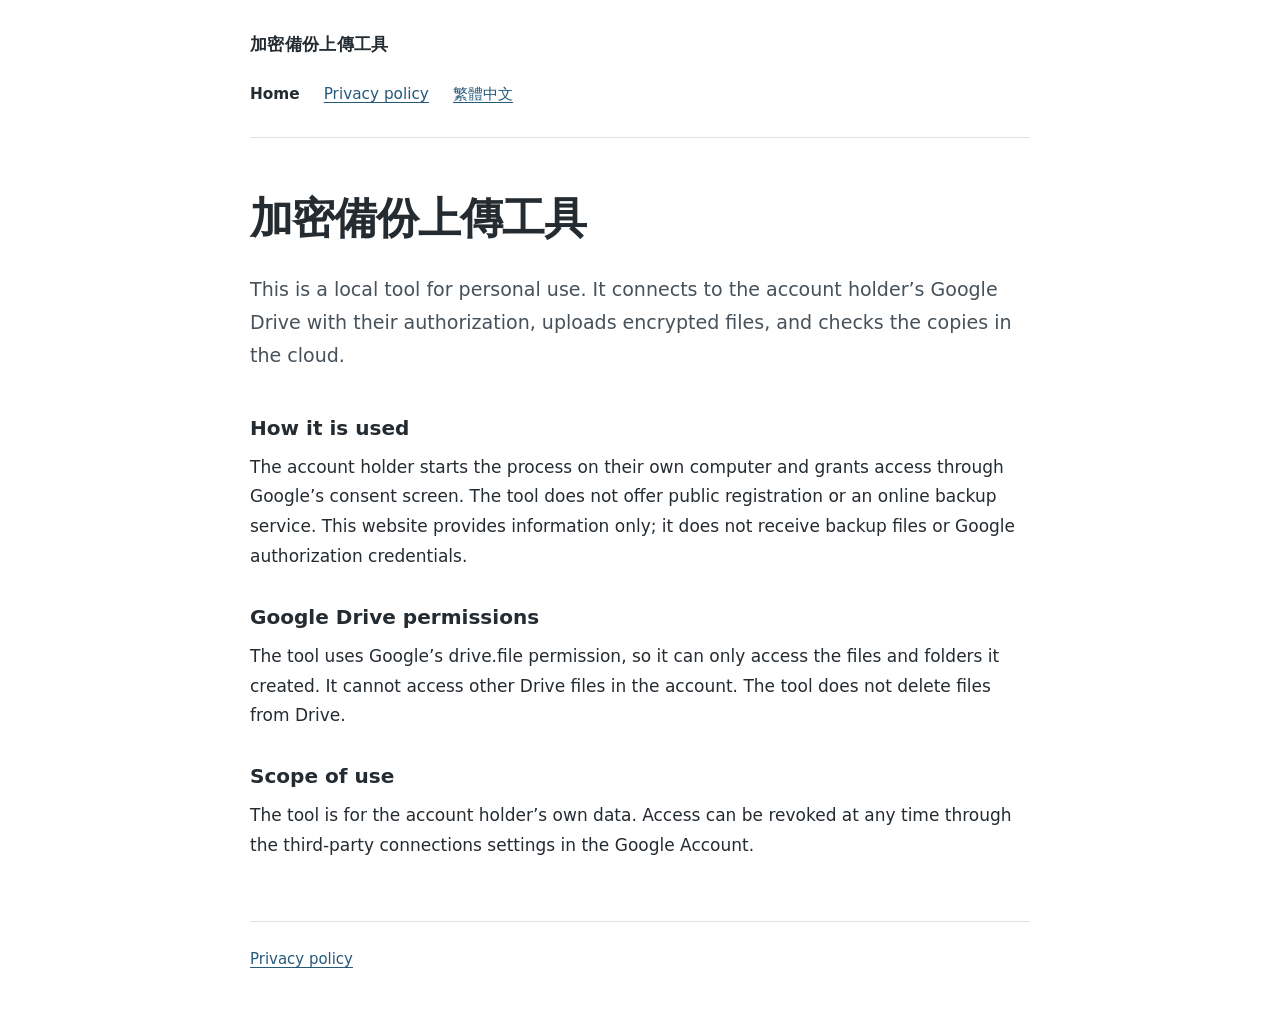
<file: index.html>
<!doctype html>
<html lang="en"><head><meta charset="utf-8"><meta name="viewport" content="width=device-width, initial-scale=1"><meta http-equiv="Content-Security-Policy" content="default-src 'none'; style-src 'self'; img-src 'self'; base-uri 'none'; form-action 'none'"><meta name="referrer" content="no-referrer"><title>加密備份上傳工具</title><meta name="description" content="A personal tool for Google Drive authorization and encrypted file transfer verification."><link rel="canonical" href="https://encrypted-backup-upload.github.io/"><link rel="alternate" hreflang="en" href="https://encrypted-backup-upload.github.io/"><link rel="alternate" hreflang="zh-Hant" href="https://encrypted-backup-upload.github.io/zh-Hant/"><link rel="alternate" hreflang="x-default" href="https://encrypted-backup-upload.github.io/"><link rel="stylesheet" href="/style.css"></head>
<body><a class="skip" href="#main">Skip to content</a><header><a class="brand" href="/">加密備份上傳工具</a><nav aria-label="Main navigation"><a href="/" aria-current="page">Home</a><a href="/privacy/">Privacy policy</a><a lang="zh-Hant" hreflang="zh-Hant" href="/zh-Hant/">繁體中文</a></nav></header><main id="main"><h1>加密備份上傳工具</h1><p class="intro">This is a local tool for personal use. It connects to the account holder’s Google Drive with their authorization, uploads encrypted files, and checks the copies in the cloud.</p><section><h2>How it is used</h2><p>The account holder starts the process on their own computer and grants access through Google’s consent screen. The tool does not offer public registration or an online backup service. This website provides information only; it does not receive backup files or Google authorization credentials.</p></section><section><h2>Google Drive permissions</h2><p>The tool uses Google’s drive.file permission, so it can only access the files and folders it created. It cannot access other Drive files in the account. The tool does not delete files from Drive.</p></section><section><h2>Scope of use</h2><p>The tool is for the account holder’s own data. Access can be revoked at any time through the third-party connections settings in the Google Account.</p></section></main><footer><a href="/privacy/">Privacy policy</a></footer></body></html>
</file>
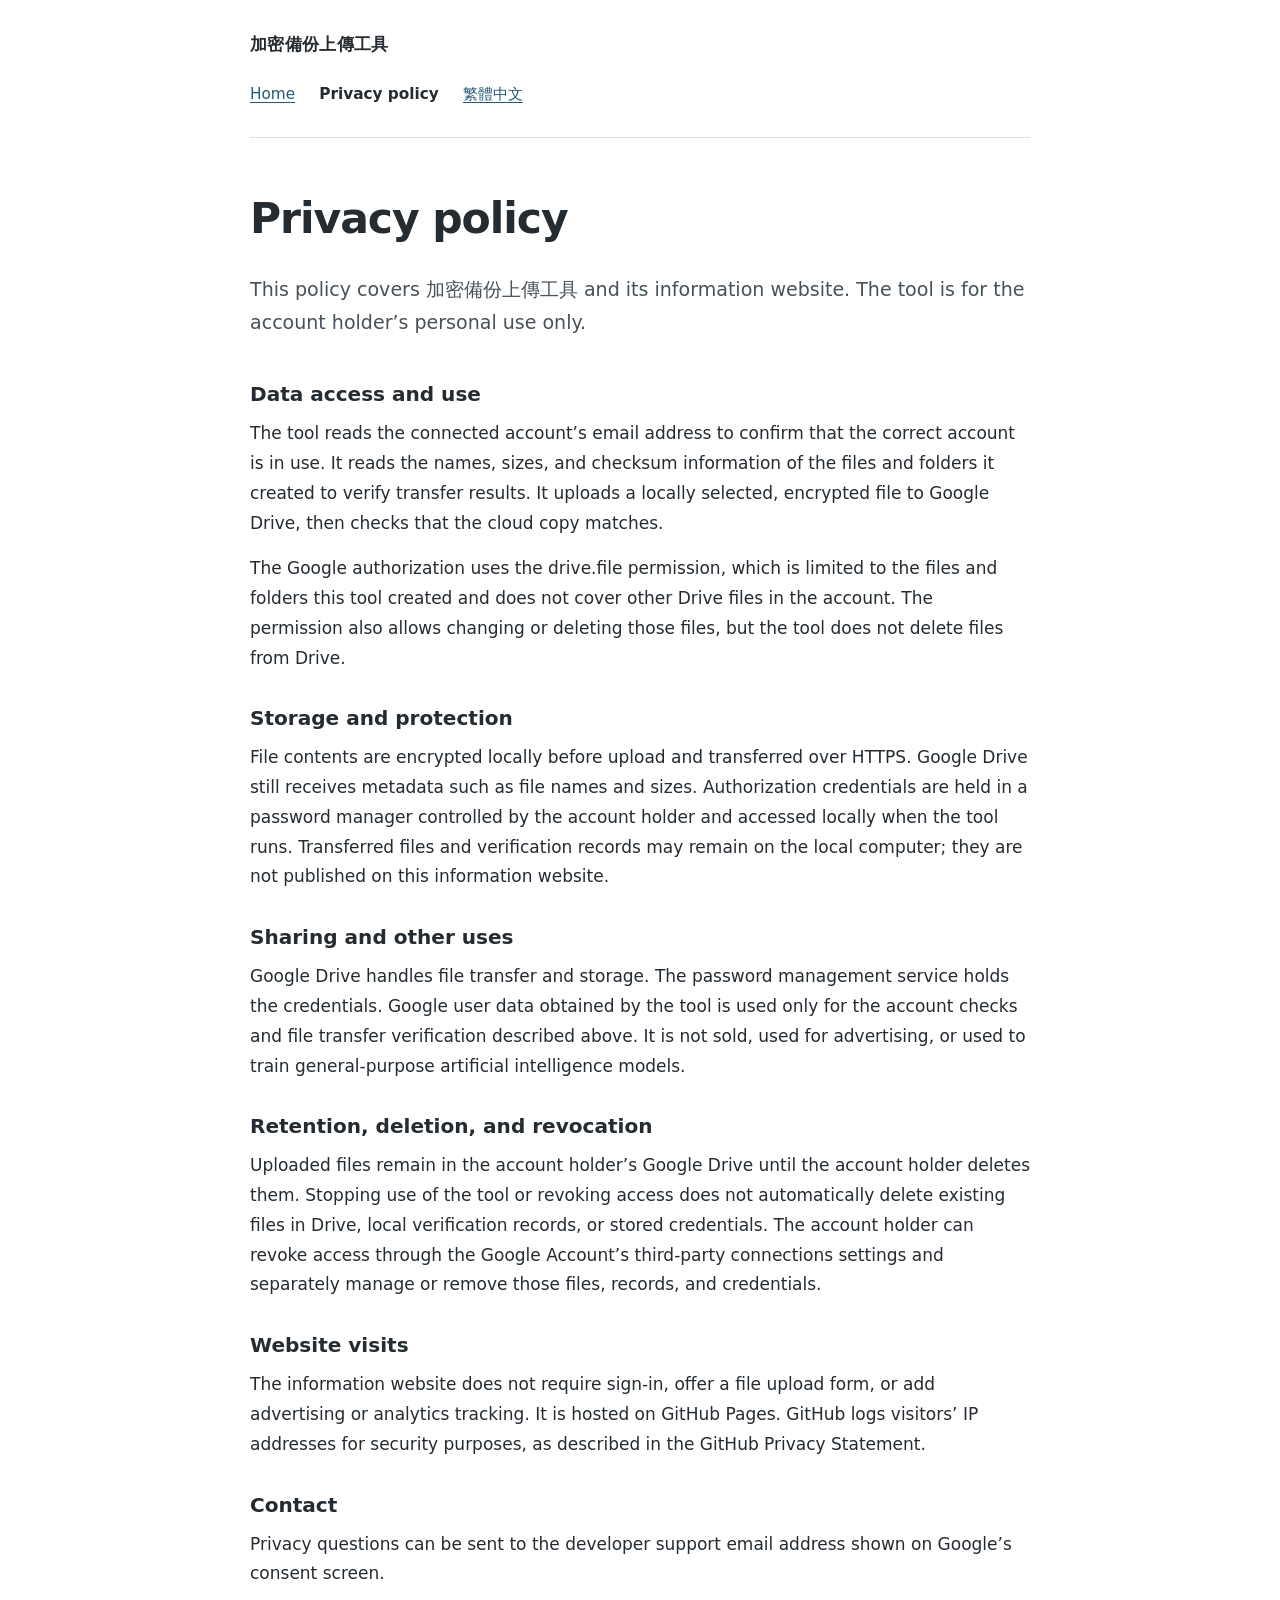
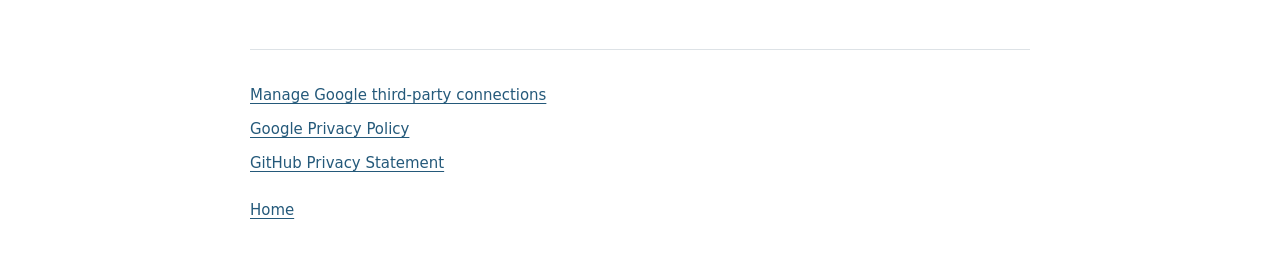
<file: privacy/index.html>
<!doctype html>
<html lang="en"><head><meta charset="utf-8"><meta name="viewport" content="width=device-width, initial-scale=1"><meta http-equiv="Content-Security-Policy" content="default-src 'none'; style-src 'self'; img-src 'self'; base-uri 'none'; form-action 'none'"><meta name="referrer" content="no-referrer"><title>Privacy policy | 加密備份上傳工具</title><meta name="description" content="How 加密備份上傳工具 accesses, uses, and stores data, and how access can be revoked."><link rel="canonical" href="https://encrypted-backup-upload.github.io/privacy/"><link rel="alternate" hreflang="en" href="https://encrypted-backup-upload.github.io/privacy/"><link rel="alternate" hreflang="zh-Hant" href="https://encrypted-backup-upload.github.io/zh-Hant/privacy/"><link rel="alternate" hreflang="x-default" href="https://encrypted-backup-upload.github.io/privacy/"><link rel="stylesheet" href="/style.css"></head>
<body><a class="skip" href="#main">Skip to content</a><header><a class="brand" href="/">加密備份上傳工具</a><nav aria-label="Main navigation"><a href="/">Home</a><a href="/privacy/" aria-current="page">Privacy policy</a><a lang="zh-Hant" hreflang="zh-Hant" href="/zh-Hant/privacy/">繁體中文</a></nav></header><main id="main"><h1>Privacy policy</h1><p class="intro">This policy covers 加密備份上傳工具 and its information website. The tool is for the account holder’s personal use only.</p><section><h2>Data access and use</h2><p>The tool reads the connected account’s email address to confirm that the correct account is in use. It reads the names, sizes, and checksum information of the files and folders it created to verify transfer results. It uploads a locally selected, encrypted file to Google Drive, then checks that the cloud copy matches.</p><p>The Google authorization uses the drive.file permission, which is limited to the files and folders this tool created and does not cover other Drive files in the account. The permission also allows changing or deleting those files, but the tool does not delete files from Drive.</p></section><section><h2>Storage and protection</h2><p>File contents are encrypted locally before upload and transferred over HTTPS. Google Drive still receives metadata such as file names and sizes. Authorization credentials are held in a password manager controlled by the account holder and accessed locally when the tool runs. Transferred files and verification records may remain on the local computer; they are not published on this information website.</p></section><section><h2>Sharing and other uses</h2><p>Google Drive handles file transfer and storage. The password management service holds the credentials. Google user data obtained by the tool is used only for the account checks and file transfer verification described above. It is not sold, used for advertising, or used to train general-purpose artificial intelligence models.</p></section><section><h2>Retention, deletion, and revocation</h2><p>Uploaded files remain in the account holder’s Google Drive until the account holder deletes them. Stopping use of the tool or revoking access does not automatically delete existing files in Drive, local verification records, or stored credentials. The account holder can revoke access through the Google Account’s third-party connections settings and separately manage or remove those files, records, and credentials.</p></section><section><h2>Website visits</h2><p>The information website does not require sign-in, offer a file upload form, or add advertising or analytics tracking. It is hosted on GitHub Pages. GitHub logs visitors’ IP addresses for security purposes, as described in the GitHub Privacy Statement.</p></section><section><h2>Contact</h2><p>Privacy questions can be sent to the developer support email address shown on Google’s consent screen.</p></section></main><footer><ul><li><a href="https://myaccount.google.com/connections">Manage Google third-party connections</a></li><li><a href="https://policies.google.com/privacy">Google Privacy Policy</a></li><li><a href="https://docs.github.com/en/site-policy/privacy-policies/github-general-privacy-statement">GitHub Privacy Statement</a></li></ul><a href="/">Home</a></footer></body></html>
</file>
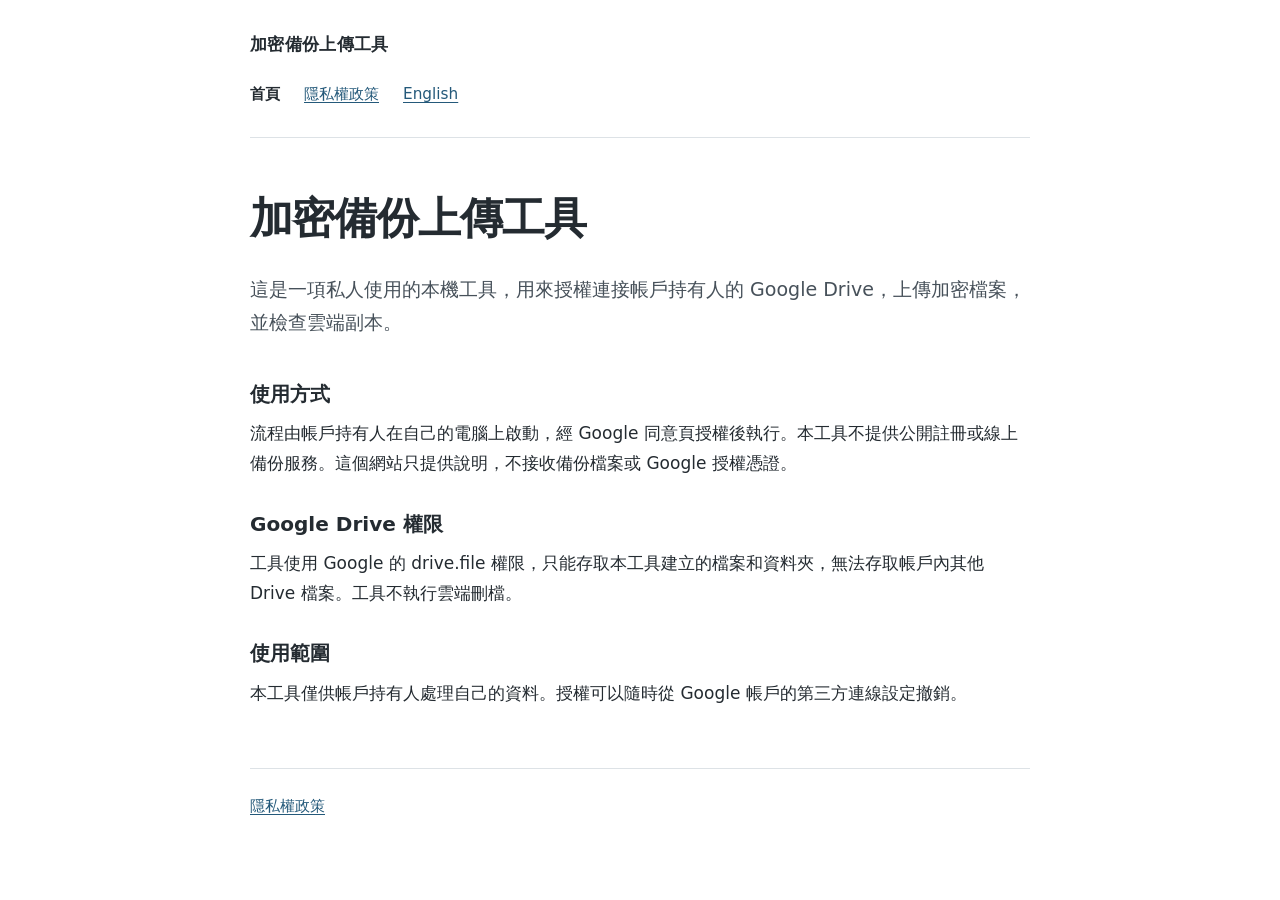
<file: zh-Hant/index.html>
<!doctype html>
<html lang="zh-Hant"><head><meta charset="utf-8"><meta name="viewport" content="width=device-width, initial-scale=1"><meta http-equiv="Content-Security-Policy" content="default-src 'none'; style-src 'self'; img-src 'self'; base-uri 'none'; form-action 'none'"><meta name="referrer" content="no-referrer"><title>加密備份上傳工具</title><meta name="description" content="私人使用的 Google Drive 授權與加密檔案傳輸驗證工具。"><link rel="canonical" href="https://encrypted-backup-upload.github.io/zh-Hant/"><link rel="alternate" hreflang="en" href="https://encrypted-backup-upload.github.io/"><link rel="alternate" hreflang="zh-Hant" href="https://encrypted-backup-upload.github.io/zh-Hant/"><link rel="alternate" hreflang="x-default" href="https://encrypted-backup-upload.github.io/"><link rel="stylesheet" href="/style.css"></head>
<body><a class="skip" href="#main">跳至內容</a><header><a class="brand" href="/zh-Hant/">加密備份上傳工具</a><nav aria-label="主要導覽"><a href="/zh-Hant/" aria-current="page">首頁</a><a href="/zh-Hant/privacy/">隱私權政策</a><a lang="en" hreflang="en" href="/">English</a></nav></header><main id="main"><h1>加密備份上傳工具</h1><p class="intro">這是一項私人使用的本機工具，用來授權連接帳戶持有人的 Google Drive，上傳加密檔案，並檢查雲端副本。</p><section><h2>使用方式</h2><p>流程由帳戶持有人在自己的電腦上啟動，經 Google 同意頁授權後執行。本工具不提供公開註冊或線上備份服務。這個網站只提供說明，不接收備份檔案或 Google 授權憑證。</p></section><section><h2>Google Drive 權限</h2><p>工具使用 Google 的 drive.file 權限，只能存取本工具建立的檔案和資料夾，無法存取帳戶內其他 Drive 檔案。工具不執行雲端刪檔。</p></section><section><h2>使用範圍</h2><p>本工具僅供帳戶持有人處理自己的資料。授權可以隨時從 Google 帳戶的第三方連線設定撤銷。</p></section></main><footer><a href="/zh-Hant/privacy/">隱私權政策</a></footer></body></html>
</file>
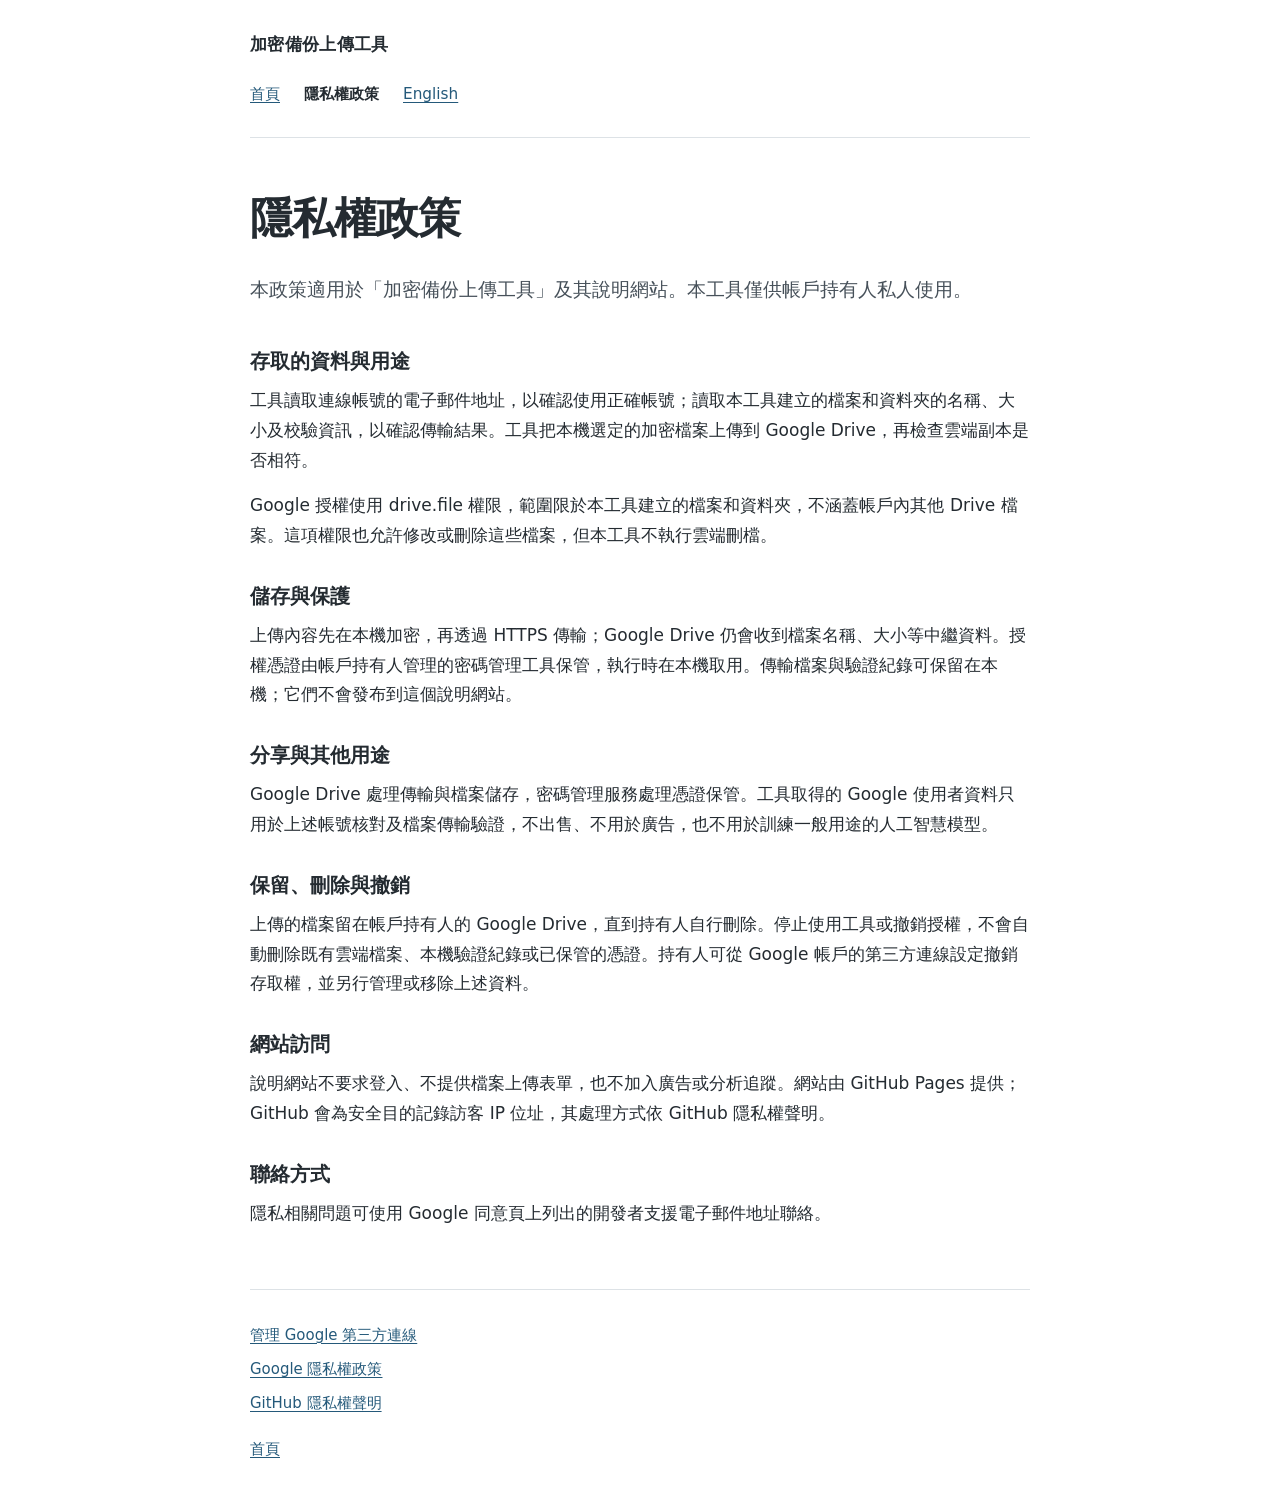
<file: zh-Hant/privacy/index.html>
<!doctype html>
<html lang="zh-Hant"><head><meta charset="utf-8"><meta name="viewport" content="width=device-width, initial-scale=1"><meta http-equiv="Content-Security-Policy" content="default-src 'none'; style-src 'self'; img-src 'self'; base-uri 'none'; form-action 'none'"><meta name="referrer" content="no-referrer"><title>隱私權政策 | 加密備份上傳工具</title><meta name="description" content="加密備份上傳工具的資料存取、使用、保管與撤銷方式。"><link rel="canonical" href="https://encrypted-backup-upload.github.io/zh-Hant/privacy/"><link rel="alternate" hreflang="en" href="https://encrypted-backup-upload.github.io/privacy/"><link rel="alternate" hreflang="zh-Hant" href="https://encrypted-backup-upload.github.io/zh-Hant/privacy/"><link rel="alternate" hreflang="x-default" href="https://encrypted-backup-upload.github.io/privacy/"><link rel="stylesheet" href="/style.css"></head>
<body><a class="skip" href="#main">跳至內容</a><header><a class="brand" href="/zh-Hant/">加密備份上傳工具</a><nav aria-label="主要導覽"><a href="/zh-Hant/">首頁</a><a href="/zh-Hant/privacy/" aria-current="page">隱私權政策</a><a lang="en" hreflang="en" href="/privacy/">English</a></nav></header><main id="main"><h1>隱私權政策</h1><p class="intro">本政策適用於「加密備份上傳工具」及其說明網站。本工具僅供帳戶持有人私人使用。</p><section><h2>存取的資料與用途</h2><p>工具讀取連線帳號的電子郵件地址，以確認使用正確帳號；讀取本工具建立的檔案和資料夾的名稱、大小及校驗資訊，以確認傳輸結果。工具把本機選定的加密檔案上傳到 Google Drive，再檢查雲端副本是否相符。</p><p>Google 授權使用 drive.file 權限，範圍限於本工具建立的檔案和資料夾，不涵蓋帳戶內其他 Drive 檔案。這項權限也允許修改或刪除這些檔案，但本工具不執行雲端刪檔。</p></section><section><h2>儲存與保護</h2><p>上傳內容先在本機加密，再透過 HTTPS 傳輸；Google Drive 仍會收到檔案名稱、大小等中繼資料。授權憑證由帳戶持有人管理的密碼管理工具保管，執行時在本機取用。傳輸檔案與驗證紀錄可保留在本機；它們不會發布到這個說明網站。</p></section><section><h2>分享與其他用途</h2><p>Google Drive 處理傳輸與檔案儲存，密碼管理服務處理憑證保管。工具取得的 Google 使用者資料只用於上述帳號核對及檔案傳輸驗證，不出售、不用於廣告，也不用於訓練一般用途的人工智慧模型。</p></section><section><h2>保留、刪除與撤銷</h2><p>上傳的檔案留在帳戶持有人的 Google Drive，直到持有人自行刪除。停止使用工具或撤銷授權，不會自動刪除既有雲端檔案、本機驗證紀錄或已保管的憑證。持有人可從 Google 帳戶的第三方連線設定撤銷存取權，並另行管理或移除上述資料。</p></section><section><h2>網站訪問</h2><p>說明網站不要求登入、不提供檔案上傳表單，也不加入廣告或分析追蹤。網站由 GitHub Pages 提供；GitHub 會為安全目的記錄訪客 IP 位址，其處理方式依 GitHub 隱私權聲明。</p></section><section><h2>聯絡方式</h2><p>隱私相關問題可使用 Google 同意頁上列出的開發者支援電子郵件地址聯絡。</p></section></main><footer><ul><li><a href="https://myaccount.google.com/connections">管理 Google 第三方連線</a></li><li><a href="https://policies.google.com/privacy">Google 隱私權政策</a></li><li><a href="https://docs.github.com/en/site-policy/privacy-policies/github-general-privacy-statement">GitHub 隱私權聲明</a></li></ul><a href="/zh-Hant/">首頁</a></footer></body></html>
</file>
<file: style.css>
:root{color-scheme:light;font-family:system-ui,-apple-system,"Segoe UI",sans-serif;color:#242b31;background:#fff;font-size:17px;line-height:1.75}
*{box-sizing:border-box}body{margin:0}a{color:#24597a;text-decoration-thickness:1px;text-underline-offset:.2em}a:hover{color:#172d3c}a:focus-visible{outline:3px solid #24597a;outline-offset:5px;border-radius:2px}
header,main,footer{width:min(100% - 48px,780px);margin-inline:auto}header{padding-block:30px 24px;border-bottom:1px solid #dde2e6}.brand{display:inline-block;color:inherit;text-decoration:none;font-size:1rem;font-weight:650;letter-spacing:.02em}nav{display:flex;gap:10px 24px;flex-wrap:wrap;margin-top:16px;font-size:.9rem}nav a{padding-block:5px}nav [aria-current]{color:#242b31;font-weight:650;text-decoration:none}main{padding-block:54px 30px}h1{font-size:clamp(1.8rem,5.5vw,2.5rem);line-height:1.25;letter-spacing:-.025em;margin:0 0 28px;text-wrap:balance}h2{font-size:1.18rem;line-height:1.5;margin:0 0 10px}p{margin:0 0 16px;overflow-wrap:anywhere}.intro{font-size:1.12rem;color:#47515a;margin-bottom:40px}section{margin-block:30px}footer{border-top:1px solid #dde2e6;padding-block:24px 42px;font-size:.88rem;color:#47515a}footer ul{list-style:none;padding:0;margin:0 0 20px}footer li{margin-block:8px}.skip{position:absolute;left:12px;top:-100px;padding:8px 14px;background:white}.skip:focus{top:12px}@media(max-width:480px){header,main,footer{width:calc(100% - 36px)}header{padding-top:22px}main{padding-top:36px}nav{gap:8px 20px}}@media print{nav,.skip{display:none}header,main,footer{width:100%}a{color:inherit}main{padding-top:24px}}
</file>
